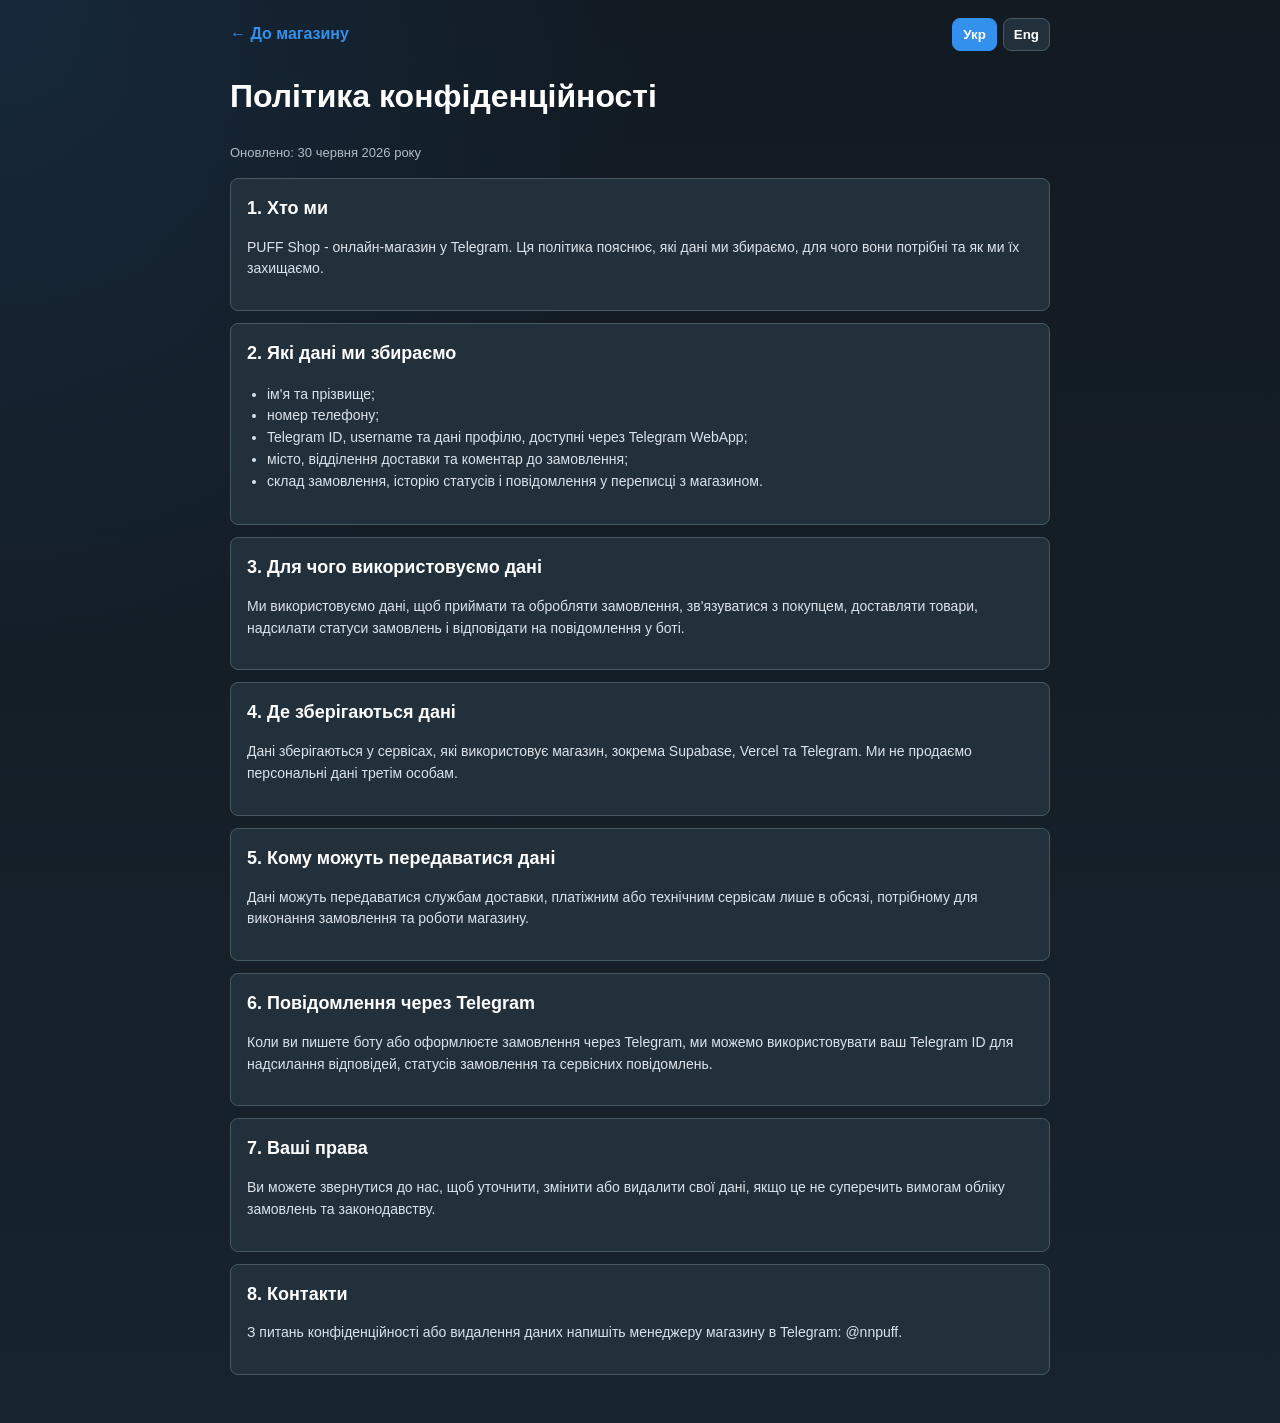
<file: privacy.html>
<!DOCTYPE html>
<html lang="uk">
<head>
    <meta charset="UTF-8">
    <meta name="viewport" content="width=device-width, initial-scale=1.0, user-scalable=no">
    <title>PUFF Shop Privacy Policy</title>
    <link rel="stylesheet" href="styles.css?v=3">
    <style>
        body {
            padding: 18px 14px 36px;
            line-height: 1.55;
        }

        .privacy-shell {
            max-width: 820px;
            margin: 0 auto;
        }

        .privacy-top {
            display: flex;
            justify-content: space-between;
            align-items: center;
            gap: 12px;
            margin-bottom: 18px;
        }

        .privacy-back {
            color: var(--tg-blue);
            text-decoration: none;
            font-weight: bold;
        }

        .privacy-lang {
            display: flex;
            gap: 6px;
        }

        .privacy-lang button {
            border: 1px solid #455a64;
            border-radius: 8px;
            background: var(--tg-card);
            color: white;
            padding: 8px 10px;
            font-weight: bold;
        }

        .privacy-lang button.active {
            border-color: var(--tg-blue);
            background: var(--tg-blue);
        }

        .privacy-card {
            background: var(--tg-card);
            border: 1px solid #455a64;
            border-radius: 8px;
            padding: 16px;
            margin-bottom: 12px;
        }

        .privacy-card h2 {
            margin: 0 0 8px;
            font-size: 18px;
        }

        .privacy-card p,
        .privacy-card li {
            color: #dbe3ea;
            font-size: 14px;
        }

        .privacy-card ul {
            padding-left: 20px;
        }

        .privacy-muted {
            color: #b2bcc4;
            font-size: 13px;
            margin-bottom: 14px;
        }
    </style>
</head>
<body>
    <main class="privacy-shell">
        <div class="privacy-top">
            <a class="privacy-back" href="index.html" data-i18n="back">← До магазину</a>
            <div class="privacy-lang">
                <button id="privacy-uk" type="button" onclick="setPrivacyLang('uk')">Укр</button>
                <button id="privacy-en" type="button" onclick="setPrivacyLang('en')">Eng</button>
            </div>
        </div>

        <h1 data-i18n="title">Політика конфіденційності</h1>
        <div class="privacy-muted" data-i18n="updated">Оновлено: 30 червня 2026 року</div>

        <section class="privacy-card">
            <h2 data-i18n="s1Title">1. Хто ми</h2>
            <p data-i18n="s1Text">PUFF Shop - онлайн-магазин у Telegram. Ця політика пояснює, які дані ми збираємо, для чого вони потрібні та як ми їх захищаємо.</p>
        </section>

        <section class="privacy-card">
            <h2 data-i18n="s2Title">2. Які дані ми збираємо</h2>
            <ul>
                <li data-i18n="s2a">ім'я та прізвище;</li>
                <li data-i18n="s2b">номер телефону;</li>
                <li data-i18n="s2c">Telegram ID, username та дані профілю, доступні через Telegram WebApp;</li>
                <li data-i18n="s2d">місто, відділення доставки та коментар до замовлення;</li>
                <li data-i18n="s2e">склад замовлення, історію статусів і повідомлення у переписці з магазином.</li>
            </ul>
        </section>

        <section class="privacy-card">
            <h2 data-i18n="s3Title">3. Для чого використовуємо дані</h2>
            <p data-i18n="s3Text">Ми використовуємо дані, щоб приймати та обробляти замовлення, зв'язуватися з покупцем, доставляти товари, надсилати статуси замовлень і відповідати на повідомлення у боті.</p>
        </section>

        <section class="privacy-card">
            <h2 data-i18n="s4Title">4. Де зберігаються дані</h2>
            <p data-i18n="s4Text">Дані зберігаються у сервісах, які використовує магазин, зокрема Supabase, Vercel та Telegram. Ми не продаємо персональні дані третім особам.</p>
        </section>

        <section class="privacy-card">
            <h2 data-i18n="s5Title">5. Кому можуть передаватися дані</h2>
            <p data-i18n="s5Text">Дані можуть передаватися службам доставки, платіжним або технічним сервісам лише в обсязі, потрібному для виконання замовлення та роботи магазину.</p>
        </section>

        <section class="privacy-card">
            <h2 data-i18n="s6Title">6. Повідомлення через Telegram</h2>
            <p data-i18n="s6Text">Коли ви пишете боту або оформлюєте замовлення через Telegram, ми можемо використовувати ваш Telegram ID для надсилання відповідей, статусів замовлення та сервісних повідомлень.</p>
        </section>

        <section class="privacy-card">
            <h2 data-i18n="s7Title">7. Ваші права</h2>
            <p data-i18n="s7Text">Ви можете звернутися до нас, щоб уточнити, змінити або видалити свої дані, якщо це не суперечить вимогам обліку замовлень та законодавству.</p>
        </section>

        <section class="privacy-card">
            <h2 data-i18n="s8Title">8. Контакти</h2>
            <p data-i18n="s8Text">З питань конфіденційності або видалення даних напишіть менеджеру магазину в Telegram: @nnpuff.</p>
        </section>
    </main>

    <script>
        const privacyText = {
            uk: {
                back: '← До магазину',
                title: 'Політика конфіденційності',
                updated: 'Оновлено: 30 червня 2026 року',
                s1Title: '1. Хто ми',
                s1Text: 'PUFF Shop - онлайн-магазин у Telegram. Ця політика пояснює, які дані ми збираємо, для чого вони потрібні та як ми їх захищаємо.',
                s2Title: '2. Які дані ми збираємо',
                s2a: "ім'я та прізвище;",
                s2b: 'номер телефону;',
                s2c: 'Telegram ID, username та дані профілю, доступні через Telegram WebApp;',
                s2d: 'місто, відділення доставки та коментар до замовлення;',
                s2e: 'склад замовлення, історію статусів і повідомлення у переписці з магазином.',
                s3Title: '3. Для чого використовуємо дані',
                s3Text: "Ми використовуємо дані, щоб приймати та обробляти замовлення, зв'язуватися з покупцем, доставляти товари, надсилати статуси замовлень і відповідати на повідомлення у боті.",
                s4Title: '4. Де зберігаються дані',
                s4Text: 'Дані зберігаються у сервісах, які використовує магазин, зокрема Supabase, Vercel та Telegram. Ми не продаємо персональні дані третім особам.',
                s5Title: '5. Кому можуть передаватися дані',
                s5Text: 'Дані можуть передаватися службам доставки, платіжним або технічним сервісам лише в обсязі, потрібному для виконання замовлення та роботи магазину.',
                s6Title: '6. Повідомлення через Telegram',
                s6Text: 'Коли ви пишете боту або оформлюєте замовлення через Telegram, ми можемо використовувати ваш Telegram ID для надсилання відповідей, статусів замовлення та сервісних повідомлень.',
                s7Title: '7. Ваші права',
                s7Text: 'Ви можете звернутися до нас, щоб уточнити, змінити або видалити свої дані, якщо це не суперечить вимогам обліку замовлень та законодавству.',
                s8Title: '8. Контакти',
                s8Text: 'З питань конфіденційності або видалення даних напишіть менеджеру магазину в Telegram: @nnpuff.',
            },
            en: {
                back: '← Back to shop',
                title: 'Privacy Policy',
                updated: 'Updated: June 30, 2026',
                s1Title: '1. Who we are',
                s1Text: 'PUFF Shop is an online store in Telegram. This policy explains what data we collect, why we need it, and how we protect it.',
                s2Title: '2. What data we collect',
                s2a: 'first and last name;',
                s2b: 'phone number;',
                s2c: 'Telegram ID, username, and profile data available through Telegram WebApp;',
                s2d: 'city, delivery branch, and order comment;',
                s2e: 'order contents, status history, and messages exchanged with the shop.',
                s3Title: '3. Why we use data',
                s3Text: 'We use data to accept and process orders, contact customers, deliver goods, send order status updates, and reply to bot messages.',
                s4Title: '4. Where data is stored',
                s4Text: 'Data is stored in services used by the shop, including Supabase, Vercel, and Telegram. We do not sell personal data to third parties.',
                s5Title: '5. Who data may be shared with',
                s5Text: 'Data may be shared with delivery, payment, or technical services only to the extent needed to fulfill orders and operate the shop.',
                s6Title: '6. Telegram messages',
                s6Text: 'When you message the bot or place an order through Telegram, we may use your Telegram ID to send replies, order status updates, and service messages.',
                s7Title: '7. Your rights',
                s7Text: 'You may contact us to clarify, change, or delete your data, unless this conflicts with order accounting requirements or applicable law.',
                s8Title: '8. Contacts',
                s8Text: 'For privacy or data deletion questions, message the shop manager on Telegram: @nnpuff.',
            },
        };

        function setPrivacyLang(lang) {
            const safeLang = lang === 'en' ? 'en' : 'uk';
            localStorage.setItem('puff_lang', safeLang);
            document.documentElement.lang = safeLang;
            document.querySelectorAll('[data-i18n]').forEach(el => {
                el.textContent = privacyText[safeLang][el.dataset.i18n] || el.textContent;
            });
            document.getElementById('privacy-uk').classList.toggle('active', safeLang === 'uk');
            document.getElementById('privacy-en').classList.toggle('active', safeLang === 'en');
        }

        setPrivacyLang(localStorage.getItem('puff_lang') || 'uk');
    </script>
</body>
</html>
</file>
<file: styles.css>
/* ================== ROOT ================== */

:root {
    --tg-bg: #121a22;
    --tg-card: #22303c;
    --tg-blue: #3390ec;
    --tg-green: #31b545;
    --tg-border: #3e5262;
    --tg-soft: #b2bcc4;
}


/* ================== BASE ================== */

* {
    box-sizing: border-box;
}

body {
    background:
        radial-gradient(circle at top left, rgba(51, 144, 236, 0.12), transparent 34%),
        linear-gradient(180deg, #121a22 0%, #17232d 100%);
    color: white;
    font-family: sans-serif;
    margin: 0;
    padding: 10px;
}


/* ================== INPUT / SELECT ================== */

input,
select {
    -webkit-appearance: none;
    appearance: none;
    outline: none;
}

.input-field {
    width: 100%;
    background: var(--tg-card);
    border: 1px solid #455a64;
    color: white;
    padding: 0 12px;
    border-radius: 8px;
    font-size: 14px;
    height: 44px;
    display: flex;
    align-items: center;
}

select.input-field {
    padding-right: 35px;
    background-image: url("data:image/svg+xml;charset=UTF-8,%3Csvg xmlns='http://www.w3.org/2000/svg' width='12' height='12' viewBox='0 0 24 24' fill='none' stroke='white' stroke-width='3' stroke-linecap='round' stroke-linejoin='round'%3E%3Cpolyline points='6 9 12 15 18 9'%3E%3C/polyline%3E%3C/svg%3E");
    background-repeat: no-repeat;
    background-position: right 12px center;
    background-size: 12px;
}


/* ================== GRID ================== */

#favorites-grid {
    padding-bottom: 20px;
}

.grid {
    display: grid;
    grid-template-columns: 1fr 1fr;
    gap: 12px;
    padding-bottom: 100px;
}


/* ================== SORT ================== */

.sort-container {
    margin-bottom: 15px;
    padding: 0 10px;
}

.sort-wrapper {
    position: relative;
}

#sort-select {
    width: 100%;
    background: var(--tg-card);
    border: 1px solid #455a64;
    color: white;
    padding: 10px 35px 10px 10px;
    border-radius: 8px;
    font-size: 14px;
    background-image: url("data:image/svg+xml;charset=UTF-8,%3Csvg xmlns='http://www.w3.org/2000/svg' width='12' height='12' viewBox='0 0 24 24' fill='none' stroke='white' stroke-width='3' stroke-linecap='round' stroke-linejoin='round'%3E%3Cpolyline points='6 9 12 15 18 9'%3E%3C/polyline%3E%3C/svg%3E");
    background-repeat: no-repeat;
    background-position: right 12px center;
}

/* Убираем вторую стрелку */
.custom-select::after {
    display: none;
}

.sort-icon {
    display: none;
}


/* ================== CARD ================== */

.card {
    background: linear-gradient(180deg, #273744 0%, #202d38 100%);
    border: 1px solid rgba(255, 255, 255, 0.05);
    border-radius: 12px;
    overflow: hidden;
    display: flex;
    flex-direction: column;
    position: relative;
    box-shadow: 0 10px 24px rgba(0, 0, 0, 0.16);
    animation: cardIn 0.22s ease both;
    transition: transform 0.16s ease, border-color 0.16s ease, box-shadow 0.16s ease;
}

.card:active {
    transform: scale(0.98);
    border-color: rgba(51, 144, 236, 0.45);
}


/* ================== IMAGE ================== */

.img-wrap {
    background: #0d1319;
    display: flex;
    justify-content: center;
    align-items: center;
    height: 121px;
    overflow: hidden;
}

.img-wrap img {
    max-width: 98%;
    max-height: 98%;
    object-fit: contain;
    transition: transform 0.22s ease;
}

.card:active .img-wrap img {
    transform: scale(1.03);
}

.image-placeholder {
    width: 72px;
    height: 72px;
    border-radius: 16px;
    border: 1px solid rgba(96, 145, 185, 0.35);
    background: linear-gradient(145deg, rgba(51, 144, 236, 0.16), rgba(44, 195, 120, 0.12));
    color: rgba(230, 241, 250, 0.72);
    display: flex;
    align-items: center;
    justify-content: center;
    font-size: 13px;
    font-weight: 800;
    letter-spacing: 0.08em;
}

.detail-image-wrap .image-placeholder {
    width: 116px;
    height: 116px;
    border-radius: 22px;
    font-size: 18px;
}


/* ================== INFO ================== */

.info {
    padding: 10px;
    display: flex;
    flex-direction: column;
    gap: 4px;
    text-align: center;
}

.name {
    font-size: 0.85em;
    color: #b2bcc4;
    display: -webkit-box;
    -webkit-line-clamp: 2;
    -webkit-box-orient: vertical;
    overflow: hidden;
}

.stock {
    font-size: 12px;
    font-weight: bold;
}

.stock.in {
    color: #31b545;
}

.stock.out {
    color: #ff5252;
}

.price {
    font-weight: bold;
    font-size: 1.1em;
}

.flavor-count {
    color: #b2bcc4;
    font-size: 12px;
}

.buy-btn {
    margin-top: 6px;
}


/* ================== BUTTONS ================== */

.buy-btn {
    width: 100%;
    background: linear-gradient(135deg, #3390ec, #2577c7);
    color: white;
    border: none;
    padding: 8px;
    border-radius: 8px;
    font-weight: bold;
    cursor: pointer;
}

.buy-btn:active {
    transform: scale(0.95);
    transition: transform 0.1s;
}

.main-btn {
    width: 100%;
    background: linear-gradient(135deg, #31b545, #28a53b);
    color: white;
    border: none;
    padding: 14px;
    border-radius: 12px;
    font-weight: bold;
    font-size: 16px;
    cursor: pointer;
}

.cancel-btn {
    background: linear-gradient(135deg, #ff4d4f, #d9363e);
    color: white;
    border: none;
    padding: 8px 12px;
    border-radius: 8px;
    font-size: 13px;
    font-weight: bold;
    cursor: pointer;
    transition: 0.2s;
}

.cancel-btn:hover {
    opacity: 0.9;
}

.cancel-btn:active {
    transform: scale(0.95);
}


/* ================== FOOTER ================== */

.footer {
    position: fixed;
    bottom: 0;
    left: 0;
    right: 0;
    padding: 10px 14px 14px;
    background: rgba(18, 26, 34, 0.9);
    border-top: 1px solid rgba(255, 255, 255, 0.06);
    backdrop-filter: blur(12px);
    z-index: 10;
}

#cart-footer,
#fav-cart-footer {
    min-height: 52px;
    box-shadow: 0 10px 24px rgba(49, 181, 69, 0.28);
}

#fav-cart-container {
    position: fixed;
    bottom: 0;
    left: 0;
    right: 0;
    padding: 10px;
    background: var(--tg-bg);
    border-top: 1px solid var(--tg-card);
    z-index: 1000;
}


/* ================== MODAL ================== */

.modal {
    display: none;
    position: fixed;
    inset: 0;
    background: var(--tg-bg);
    z-index: 100;
    overflow-y: auto;
}

.modal-content {
    padding: 20px 20px 120px;
}

.modal-header {
    font-size: 20px;
    font-weight: bold;
    color: var(--tg-blue);
    margin-bottom: 20px;
    display: flex;
    align-items: center;
    gap: 10px;
}

.back-btn {
    background: none;
    border: none;
    color: #b2bcc4;
    font-size: 24px;
    cursor: pointer;
}

#image-modal {
    display: none;
    background: rgba(0, 0, 0, 0.9);
    z-index: 10000;
}

.skeleton-card {
    min-height: 230px;
    background: linear-gradient(90deg, #22303c 0%, #2d3d4b 45%, #22303c 100%);
    background-size: 220% 100%;
    border-radius: 12px;
    animation: skeletonMove 1.15s ease-in-out infinite;
}

.empty-state {
    grid-column: 1 / -1;
    min-height: 210px;
    display: flex;
    flex-direction: column;
    align-items: center;
    justify-content: center;
    gap: 8px;
    text-align: center;
    color: var(--tg-soft);
    background: rgba(34, 48, 60, 0.72);
    border: 1px solid rgba(255, 255, 255, 0.06);
    border-radius: 12px;
    padding: 20px;
}

.empty-state-icon {
    width: 52px;
    height: 52px;
    border-radius: 50%;
    display: grid;
    place-items: center;
    background: rgba(51, 144, 236, 0.14);
    color: var(--tg-blue);
    font-size: 24px;
}

@keyframes skeletonMove {
    0% { background-position: 100% 0; }
    100% { background-position: -100% 0; }
}

@keyframes cardIn {
    from {
        opacity: 0;
        transform: translateY(6px);
    }
    to {
        opacity: 1;
        transform: translateY(0);
    }
}


/* ================== LABEL ================== */

.label {
    font-size: 12px;
    color: #b2bcc4;
    margin-bottom: 5px;
    display: block;
}

.checkout-error {
    margin: 0 0 14px;
    padding: 10px 12px;
    border: 1px solid #ff6b6b;
    border-radius: 8px;
    background: rgba(255, 107, 107, 0.12);
    color: #ffd6d6;
    font-size: 13px;
    line-height: 1.35;
}


/* ================== INPUT GROUP ================== */

.input-group {
    margin-bottom: 15px;
    position: relative;
}


/* ================== CATEGORIES ================== */

.categories {
    display: flex;
    gap: 8px;
    overflow-x: auto;
    padding: 10px 0;
    margin-bottom: 10px;
    scrollbar-width: none;
}

.categories::-webkit-scrollbar {
    display: none;
}

.cat-btn {
    background: var(--tg-card);
    color: white;
    border: 1px solid #455a64;
    padding: 8px 15px;
    border-radius: 8px;
    white-space: nowrap;
    cursor: pointer;
    font-size: 14px;
    transition: 0.2s;
}

.cat-btn.active {
    border-color: var(--tg-blue);
    color: var(--tg-blue);
}


/* ================== PROFILE ================== */

.profile-menu-item {
    display: flex;
    align-items: center;
    justify-content: space-between;
    gap: 15px;
    background: var(--tg-card);
    padding: 15px;
    border-radius: 12px;
    margin-bottom: 10px;
    cursor: pointer;
}

.profile-menu-item:active {
    background: #344656;
}

.profile-link-item {
    color: white;
    text-decoration: none;
}

.profile-language {
    display: flex;
    align-items: center;
    justify-content: space-between;
    gap: 12px;
    background: var(--tg-card);
    padding: 12px 15px;
    border: 1px solid #455a64;
    border-radius: 8px;
    margin-bottom: 10px;
}

.language-toggle {
    display: grid;
    grid-template-columns: 1fr 1fr;
    gap: 6px;
    min-width: 126px;
}

.language-toggle button {
    border: 1px solid #455a64;
    border-radius: 8px;
    background: #18232c;
    color: #b2bcc4;
    padding: 8px 10px;
    font-weight: bold;
    cursor: pointer;
}

.language-toggle button.active {
    border-color: var(--tg-blue);
    background: var(--tg-blue);
    color: white;
}

.manager-btn-wrapper {
    margin-top: 20px;
    padding: 0 10px;
}

.manager-btn {
    display: flex;
    align-items: center;
    justify-content: center;
    gap: 10px;
    background: #248bcf;
    text-decoration: none;
    padding: 12px;
    border-radius: 10px;
    font-weight: bold;
    font-size: 15px;
    width: 100%;
    color: white;
}

.privacy-consent {
    margin-top: 10px;
    color: #b2bcc4;
    font-size: 12px;
    line-height: 1.35;
    text-align: center;
}

.privacy-consent a {
    color: var(--tg-blue);
    font-weight: bold;
    text-decoration: none;
}

.faq-list {
    display: grid;
    gap: 10px;
}

.faq-item {
    background: var(--tg-card);
    border: 1px solid #455a64;
    border-radius: 8px;
    padding: 12px;
}

.faq-item b {
    display: block;
    margin-bottom: 6px;
}

.faq-item p {
    color: #b2bcc4;
    margin: 0;
    font-size: 14px;
    line-height: 1.4;
}

.age-modal {
    z-index: 12000;
}

.age-content {
    max-width: 420px;
    margin: 70px auto 0;
    text-align: center;
}

.age-content p {
    color: #b2bcc4;
    line-height: 1.45;
}

.age-exit-btn,
.repeat-order-btn {
    width: 100%;
    border: 1px solid #455a64;
    border-radius: 8px;
    background: transparent;
    color: #b2bcc4;
    padding: 11px;
    font-weight: bold;
    margin-top: 8px;
}

.repeat-order-btn {
    color: white;
    border-color: var(--tg-blue);
}


/* ================== FAVORITES ================== */

.fav-btn {
    position: absolute;
    top: 10px;
    right: 10px;
    background: rgba(255, 255, 255, 0.8);
    color: #888;
    border: none;
    width: 30px;
    height: 30px;
    border-radius: 50%;
    display: flex;
    align-items: center;
    justify-content: center;
    cursor: pointer;
    font-size: 18px;
    z-index: 2;
    transition: 0.2s;
}

.fav-btn.active {
    color: #ff5252;
    background: white;
}


/* ================== PRODUCT DETAIL ================== */

.product-group-card {
    cursor: pointer;
}

.product-detail {
    position: relative;
}

.detail-fav {
    top: 22px;
    right: 22px;
}

.detail-image-wrap {
    background: #0f151b;
    border: 1px solid #455a64;
    border-radius: 10px;
    height: 260px;
    display: flex;
    align-items: center;
    justify-content: center;
    overflow: hidden;
}

.detail-image-wrap img {
    max-width: 100%;
    max-height: 100%;
    object-fit: contain;
}

.detail-info {
    margin-top: 14px;
    display: flex;
    flex-direction: column;
    gap: 6px;
}

.detail-info .name {
    display: block;
    -webkit-line-clamp: unset;
    color: white;
    font-size: 16px;
    text-align: left;
}

.flavor-section {
    margin-top: 20px;
}

.flavor-grid {
    display: flex;
    flex-wrap: wrap;
    gap: 8px;
}

.flavor-btn {
    background: transparent;
    color: #b2bcc4;
    border: 1px solid #455a64;
    border-radius: 8px;
    min-height: 38px;
    padding: 8px 10px;
    font-size: 13px;
    cursor: pointer;
    max-width: 100%;
    overflow-wrap: anywhere;
}

.flavor-btn.active {
    background: var(--tg-blue);
    border-color: var(--tg-blue);
    color: white;
}

.flavor-btn[data-empty="true"] {
    opacity: 0.45;
}

.detail-buy {
    margin-top: 20px;
    min-height: 46px;
}


/* ================== QTY ================== */

.qty-ctrl {
    display: flex;
    align-items: center;
    gap: 10px;
    background: rgba(255, 255, 255, 0.05);
    border: 1px solid #455a64;
    border-radius: 8px;
    padding: 5px;
}

.qty-btn {
    background: none;
    border: none;
    color: white;
    font-size: 18px;
    font-weight: bold;
    width: 25px;
    cursor: pointer;
}

.qty-btn:active {
    color: var(--tg-blue);
}


/* ================== CART ================== */

.cart-item {
    font-size: 14px;
    display: flex;
    align-items: center;
    background: var(--tg-card);
    padding: 10px;
    border-radius: 10px;
    margin-bottom: 10px;
}

.cart-item img {
    width: 40px;
    height: 40px;
    background: white;
    border-radius: 5px;
    object-fit: contain;
}

.cart-thumb-wrap {
    width: 40px;
    height: 40px;
    margin-right: 10px;
    flex: 0 0 40px;
    display: flex;
    align-items: center;
    justify-content: center;
}

.cart-image-placeholder {
    width: 40px;
    height: 40px;
    border-radius: 8px;
    font-size: 9px;
}


/* ================== REMOVE ================== */

.remove-icon {
    color: #888;
    cursor: pointer;
    font-size: 18px;
    margin-left: 10px;
}

.remove-icon:hover {
    color: #ff5252;
}


/* ================== FLY ANIMATION ================== */

.fly-image {
    position: fixed;
    z-index: 9999;
    width: 60px;
    height: 60px;
    border-radius: 10px;
    pointer-events: none;
    transition: all 0.7s ease-in-out;
}


/* ================== PRICE ROW ================== */

.price-row {
    display: flex;
    justify-content: space-between;
    align-items: center;
    gap: 6px;
}


/* ================== STOCK BADGE ================== */

.stock-badge {
    font-size: 11px;
    padding: 4px 7px;
    border-radius: 8px;
    font-weight: 600;
    white-space: nowrap;
}

.stock-badge.in {
    background: rgba(49, 181, 69, 0.15);
    color: #31b545;
}

.stock-badge.out {
    background: none;
    color: #ff5252;
}


/* ================== STATUS BADGE ================== */

.status-badge {
    display: inline-block;
    padding: 4px 8px;
    border-radius: 8px;
    font-size: 12px;
    font-weight: bold;
}

.status-pending {
    background: rgba(255, 193, 7, 0.15);
    color: #ffc107;
}

.status-confirmed {
    background: rgba(33, 150, 243, 0.15);
    color: #2196f3;
}

.status-completed {
    background: rgba(49, 181, 69, 0.15);
    color: #31b545;
}

.status-shipped {
    background: rgba(36, 139, 207, 0.18);
    color: #6bbcff;
}

.status-rejected {
    background: rgba(255, 82, 82, 0.15);
    color: #ff5252;
}


/* ================== COMMENT ================== */

.comment-field {
    width: 100%;
    max-width: 100%;
    background: var(--tg-card);
    border: 1px solid #455a64;
    color: white;
    padding: 10px 12px;
    border-radius: 8px;
    font-size: 14px;
    min-height: 80px;
    resize: none;
    box-sizing: border-box;
    -webkit-appearance: none;
    appearance: none;
    outline: none;
    box-shadow: none;
    -webkit-tap-highlight-color: transparent;
}

.comment-field:focus,
.comment-field:focus-visible {
    outline: none !important;
    box-shadow: none !important;
}

input, textarea {
    -webkit-user-select: text !important;
    -moz-user-select: text !important;
    -ms-user-select: text !important;
    user-select: text !important;
    pointer-events: auto !important;
}
</file>
